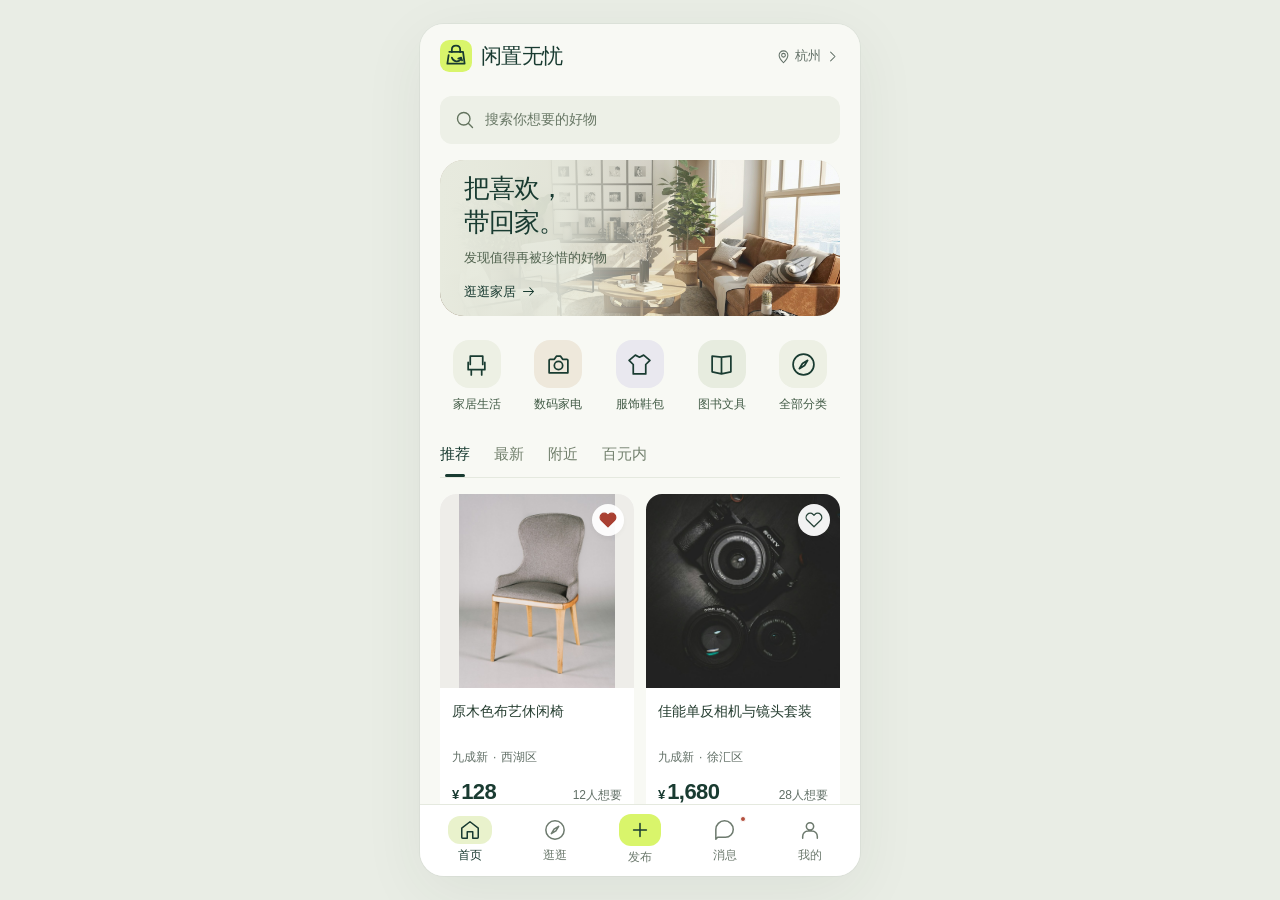
<file: index.html>
<!doctype html>
<html lang="zh-CN"><head><meta charset="utf-8"><meta name="viewport" content="width=device-width,initial-scale=1,viewport-fit=cover"><meta name="theme-color" content="#F8F9F4"><title>闲置无忧</title><link rel="icon" href="assets/logo.svg" type="image/svg+xml"><link rel="stylesheet" href="product.css"><link rel="stylesheet" href="product-extra.css"></head><body><div id="root"></div><script src="icons.js"></script><script src="product-data.js"></script><script src="app.js"></script></body></html>
</file>
<file: product.css>
/* 闲置无忧 — product interface */
:root {
  color-scheme: light;
  --ink: #193b31;
  --body: #34473e;
  --muted: #627067;
  --faint: #879086;
  --lime: #d9f56b;
  --lime-soft: #eff5d8;
  --paper: #f8f9f4;
  --white: #fff;
  --line: #e5e9df;
  --soft: #edf0e8;
  --danger: #a63e32;
  --danger-soft: #fff2ed;
  --radius-sm: 12px;
  --radius: 16px;
  --radius-lg: 24px;
  --space: 20px;
  font-family: "Microsoft YaHei", "PingFang SC", "Noto Sans SC", sans-serif;
  font-size: 15px;
  font-synthesis: none;
  -webkit-font-smoothing: antialiased;
  -moz-osx-font-smoothing: grayscale;
}

* { box-sizing: border-box; }
html, body { width: 100%; min-height: 100%; margin: 0; }
body { color: var(--body); background: #e9ede5; line-height: 1.65; }
button, input, textarea, select { font: inherit; }
button, a, input, textarea, select { -webkit-tap-highlight-color: transparent; }
button { border: 0; padding: 0; color: inherit; background: none; cursor: pointer; }
button:disabled { cursor: default; }
button:focus-visible, a:focus-visible { outline: 3px solid #91a94b; outline-offset: 3px; }
input, textarea, select { min-width: 0; color: var(--ink); }
input::placeholder, textarea::placeholder { color: #7a867b; opacity: 1; }
input[type="search"]::-webkit-search-cancel-button { cursor: pointer; }
input[type="number"] { -moz-appearance: textfield; }
input::-webkit-outer-spin-button, input::-webkit-inner-spin-button { appearance: none; margin: 0; }
img { display: block; max-width: 100%; }
svg { flex-shrink: 0; vertical-align: middle; }
a { color: inherit; text-decoration: none; }
h1, h2, h3, h4, p { margin: 0; }
h1, h2, h3, h4, strong, b { color: var(--ink); }

.app-stage { min-height: 100dvh; padding: 24px; display: flex; align-items: center; justify-content: center; }
.app {
  width: min(100%, 440px);
  height: min(900px, calc(100dvh - 48px));
  min-height: 0;
  display: flex;
  flex-direction: column;
  position: relative;
  isolation: isolate;
  overflow: hidden;
  border-radius: var(--radius-lg);
  background: var(--paper);
  box-shadow: 0 16px 64px #263f3311, 0 0 0 1px #20372b0b;
}
.app-header { flex: 0 0 64px; min-height: 64px; padding: 0 var(--space); display: flex; align-items: center; gap: 8px; background: var(--paper); position: relative; z-index: 2; }
.brand-lockup { display: inline-flex; align-items: center; gap: 9px; color: var(--ink); }
.brand-lockup svg, .brand-lockup img { width: 32px; height: 32px; }
.brand-name { font-size: 21px; line-height: 1.4; letter-spacing: -.7px; font-weight: 700; white-space: nowrap; }
.location-button { display: inline-flex; gap: 4px; align-items: center; justify-content: center; min-height: 44px; margin-left: auto; padding-left: 12px; font-size: 13px; color: var(--muted); white-space: nowrap; }
.location-button svg { width: 15px; height: 15px; }
.icon-button { width: 44px; height: 44px; min-width: 44px; min-height: 44px; display: inline-flex; align-items: center; justify-content: center; border-radius: var(--radius-sm); flex-shrink: 0; color: var(--ink); }
.app-header > .icon-button:first-child { margin-left: -12px; }
.app-header > .icon-button:last-child { margin-right: -10px; }
.icon-button:hover { background: #193b3106; }
.header-title { font-size: 20px; font-weight: 700; line-height: 1.4; letter-spacing: -.5px; flex: 1; min-width: 0; overflow: hidden; text-overflow: ellipsis; white-space: nowrap; }
.header-action { margin-left: auto; min-height: 44px; padding-left: 8px; font-size: 14px; font-weight: 500; color: var(--ink); white-space: nowrap; }
.screen-body { flex: 1 1 auto; min-height: 0; overflow-x: hidden; overflow-y: auto; overscroll-behavior: contain; scrollbar-width: thin; scrollbar-color: #cdd5c6 transparent; }
.screen-body::-webkit-scrollbar { width: 4px; }
.screen-body::-webkit-scrollbar-thumb { background: #cdd5c6; border-radius: 10px; }
.screen-body::-webkit-scrollbar-track { background: transparent; }
.page-pad { padding: 8px var(--space) 24px; }
.row { display: flex; align-items: center; gap: 12px; min-width: 0; }
.between { display: flex; align-items: center; justify-content: space-between; gap: 12px; min-width: 0; }
.muted { color: var(--muted); }
.caption, .small { font-size: 13px; line-height: 1.6; color: var(--muted); }
.caption { display: block; }
.text-button { display: inline-flex; align-items: center; justify-content: center; gap: 4px; min-height: 44px; font-size: 13px; font-weight: 500; color: var(--ink); }
.text-button svg { width: 15px; height: 15px; }
.btn { width: 100%; min-height: 48px; padding: 11px 20px; display: inline-flex; justify-content: center; align-items: center; gap: 8px; flex-shrink: 0; background: var(--lime); color: var(--ink); border: 1px solid transparent; border-radius: var(--radius-sm); font-size: 16px; line-height: 1.5; font-weight: 600; transition: background-color .16s, transform .16s; }
.btn.primary { background: var(--lime); color: var(--ink); }
.btn.secondary { background: var(--white); border-color: #d9e0d2; color: var(--ink); }
.btn.dark { background: var(--ink); color: var(--white); }
.btn.compact { width: auto; min-height: 40px; padding: 8px 16px; font-size: 14px; }
.btn.danger { background: var(--danger-soft); color: var(--danger); }
.btn:disabled { background: #e6eadf; color: #8c9786; border-color: transparent; }
.btn:not(:disabled):active { transform: translateY(1px); }
.btn.primary:not(:disabled):hover { background: #d1ee5b; }
.btn.dark:not(:disabled):hover { background: #264c3e; }
.action-bar, .app-footer { flex-shrink: 0; padding: 12px var(--space) max(16px, env(safe-area-inset-bottom)); background: var(--white); border-top: 1px solid var(--line); display: flex; align-items: center; gap: 12px; position: relative; z-index: 3; }
.action-bar > .btn { flex: 1; min-width: 0; }
.action-bar > .btn.secondary { flex: .9; }
.action-bar .product-price { white-space: nowrap; }
.action-bar .caption { white-space: nowrap; }
.action-bar .icon-button { flex: 0 0 44px; }
.tabbar { height: calc(72px + env(safe-area-inset-bottom)); min-height: calc(72px + env(safe-area-inset-bottom)); flex-shrink: 0; display: grid; grid-template-columns: repeat(5, 1fr); background: var(--white); border-top: 1px solid var(--line); padding: 7px 8px calc(8px + env(safe-area-inset-bottom)); position: relative; z-index: 3; }
.tab { display: flex; flex-direction: column; align-items: center; justify-content: center; gap: 3px; min-width: 0; min-height: 48px; font-size: 12px; line-height: 1.4; font-weight: 500; color: #6d7a6e; position: relative; }
.tab-icon { display: flex; align-items: center; justify-content: center; width: 44px; height: 28px; border-radius: 12px; }
.tab-icon svg { width: 22px; height: 22px; }
.tab.active { color: var(--ink); font-weight: 700; }
.tab.active .tab-icon { background: var(--lime-soft); }
.publish-tab .tab-icon { width: 42px; height: 32px; color: var(--ink); background: var(--lime); border-radius: 12px; }
.publish-tab.active .tab-icon { background: var(--lime); }
.tab .unread-badge { position: absolute; top: 2px; left: calc(50% + 8px); border: 2px solid var(--white); min-width: 9px; width: 9px; height: 9px; padding: 0; }

/* Discovery */
.home-search, .search-input { width: 100%; min-height: 48px; display: flex; align-items: center; gap: 10px; padding: 0 14px; background: #edf0e7; border: 1px solid transparent; border-radius: var(--radius-sm); font-size: 14px; color: #687765; text-align: left; }
.home-search svg, .search-input svg { width: 20px; height: 20px; color: #64745f; }
.search-form { display: flex; gap: 12px; align-items: center; }
.search-form .search-input { flex: 1; min-width: 0; }
.search-input input { width: 100%; min-width: 0; border: 0; outline: 0; background: transparent; font-size: 14px; height: 46px; }
.search-input:focus-within { border-color: #93a77a; background: var(--white); }
.hero-banner { margin-top: 16px; height: 156px; border-radius: var(--radius-lg); background: #e6e9dc; overflow: hidden; position: relative; display: flex; align-items: center; isolation: isolate; text-align: left; width: 100%; }
.hero-photo { width: 100%; height: 100%; object-fit: cover; position: absolute; inset: 0; z-index: -2; }
.hero-banner::after { content: ""; position: absolute; inset: 0; z-index: -1; background: linear-gradient(90deg, #e7eade 0%, #e7eadee8 30%, #e7eade30 66%, transparent 100%); }
.hero-copy { display: block; width: 70%; max-width: 260px; padding: 20px 24px; }
.hero-title { display: block; font-size: 26px; line-height: 1.3; font-weight: 700; letter-spacing: -1px; color: var(--ink); }
.hero-subtitle { display: block; margin-top: 8px; font-size: 13px; line-height: 1.6; color: #51634f; }
.hero-link { display: inline-flex; align-items: center; gap: 5px; margin-top: 12px; font-size: 13px; color: var(--ink); font-weight: 500; }
.hero-link svg { width: 15px; height: 15px; }
.category-grid { display: grid; grid-template-columns: repeat(5, minmax(0, 1fr)); gap: 8px; margin: 24px 0 20px; }
.category-button { display: flex; flex-direction: column; align-items: center; gap: 8px; min-height: 72px; min-width: 0; font-size: 12px; color: #425b46; line-height: 1.4; white-space: nowrap; }
.category-icon { display: grid; place-items: center; width: 48px; height: 48px; border-radius: var(--radius); background: #edf0e4; color: var(--ink); }
.category-icon svg { width: 25px; height: 25px; }
.category-button:nth-child(2) .category-icon { background: #eee8db; }
.category-button:nth-child(3) .category-icon { background: #e9e8ef; }
.category-button:nth-child(4) .category-icon { background: #e7ecdf; }
.section-heading { display: flex; align-items: center; justify-content: space-between; gap: 12px; min-height: 44px; margin: 16px 0 8px; }
.section-heading h2, .section-heading h3 { font-size: 18px; line-height: 1.4; font-weight: 700; letter-spacing: -.4px; }
.section-heading > span { font-size: 13px; color: var(--muted); }
.segmented { display: flex; align-items: center; gap: 24px; overflow-x: auto; scrollbar-width: none; margin: 8px 0 16px; min-height: 44px; border-bottom: 1px solid var(--line); }
.segmented::-webkit-scrollbar, .filter-bar::-webkit-scrollbar { display: none; }
.segmented button { min-height: 44px; position: relative; color: #72806d; font-size: 15px; white-space: nowrap; font-weight: 500; flex-shrink: 0; }
.segmented button.active { color: var(--ink); font-weight: 700; }
.segmented button.active::after { content: ""; position: absolute; height: 3px; width: 20px; border-radius: 4px; background: var(--ink); bottom: 0; left: calc(50% - 10px); }
.filter-bar { display: flex; align-items: center; gap: 8px; overflow-x: auto; scrollbar-width: none; margin: 12px 0 20px; padding: 2px 0; }
.filter-button { min-height: 40px; padding: 8px 14px; flex-shrink: 0; border-radius: 12px; border: 1px solid var(--line); background: var(--white); color: var(--muted); font-size: 13px; display: inline-flex; align-items: center; justify-content: center; gap: 5px; white-space: nowrap; }
.filter-button.active { background: var(--ink); color: var(--white); border-color: var(--ink); }
.filter-button svg { width: 16px; height: 16px; }
.product-grid { display: grid; grid-template-columns: repeat(2, minmax(0, 1fr)); gap: 20px 12px; align-items: stretch; }
.product-card { position: relative; min-width: 0; background: var(--white); border-radius: var(--radius); overflow: hidden; display: flex; flex-direction: column; }
.product-open { width: 100%; text-align: left; display: flex; flex-direction: column; height: 100%; min-width: 0; }
.product-image-wrap { width: 100%; aspect-ratio: 1; overflow: hidden; position: relative; background: #e9ece3; }
.product-image { width: 100%; height: 100%; aspect-ratio: 1; object-fit: cover; transition: transform .3s; }
.product-card:hover .product-image { transform: scale(1.025); }
.favorite-button { width: 44px; height: 44px; position: absolute; top: 4px; right: 4px; z-index: 1; display: grid; place-items: center; color: #284439; }
.favorite-button::before { content: ""; width: 32px; height: 32px; position: absolute; background: #fffffff0; border-radius: 50%; z-index: -1; box-shadow: 0 2px 5px #18291c09; }
.favorite-button svg { width: 18px; height: 18px; }
.favorite-button.is-favorite { color: #a34d3d; }
.favorite-button.is-favorite svg { fill: #a34d3d; }
.product-info { width: 100%; padding: 12px; display: flex; flex-direction: column; flex: 1; }
.product-title { font-size: 14px; line-height: 22px; height: 44px; min-height: 44px; font-weight: 600; color: #253d30; display: -webkit-box; -webkit-line-clamp: 2; -webkit-box-orient: vertical; overflow: hidden; overflow-wrap: anywhere; }
.product-meta { min-height: 22px; margin-top: 4px; font-size: 12px; line-height: 1.6; color: var(--muted); white-space: nowrap; overflow: hidden; text-overflow: ellipsis; }
.product-price { font-size: 22px; line-height: 1.3; font-weight: 700; color: var(--ink); letter-spacing: -.6px; display: inline-block; }
.product-info .product-price { margin-top: 8px; }
.currency { font-size: 13px; letter-spacing: 0; margin-right: 2px; font-weight: 600; }
.seller-line { display: flex; align-items: center; gap: 6px; font-size: 12px; line-height: 20px; color: var(--muted); margin-top: 12px; min-width: 0; }
.seller-line > span:last-child { min-width: 0; overflow: hidden; text-overflow: ellipsis; white-space: nowrap; }
.avatar { width: 32px; height: 32px; border-radius: 50%; background: #e6ebd7; color: #51613f; flex-shrink: 0; display: inline-flex; justify-content: center; align-items: center; font-size: 14px; line-height: 1; font-weight: 600; overflow: hidden; object-fit: cover; }
.avatar img { width: 100%; height: 100%; object-fit: cover; }
.seller-line .avatar { width: 20px; height: 20px; font-size: 12px; }
.avatar.large { width: 64px; height: 64px; font-size: 26px; background: #e5e8d9; }

/* Forms and reusable content */
.card { padding: 16px; background: var(--white); border: 1px solid #e9ede2; border-radius: var(--radius); margin-bottom: 16px; }
.list-group { border-radius: var(--radius); background: var(--white); border: 1px solid #e9ede2; padding: 0 16px; margin-bottom: 16px; overflow: hidden; }
.list-row { display: flex; align-items: center; gap: 12px; width: 100%; min-height: 56px; padding: 12px 0; font-size: 14px; text-align: left; }
.list-row + .list-row { border-top: 1px solid var(--line); }
.list-leading { width: 24px; flex-shrink: 0; color: #6d8167; display: flex; align-items: center; }
.list-leading svg { width: 21px; height: 21px; }
.list-trailing { margin-left: auto; color: var(--muted); font-size: 13px; display: flex; align-items: center; gap: 8px; text-align: right; }
.list-trailing svg { width: 16px; height: 16px; color: #8b9781; }
.divider { height: 1px; background: var(--line); margin: 16px 0; }
.field { margin-bottom: 20px; }
.field-label { display: block; margin-bottom: 8px; font-size: 14px; font-weight: 600; line-height: 1.5; color: var(--ink); }
.input-control { display: block; width: 100%; min-height: 48px; padding: 12px 14px; border: 1px solid #d7ded0; border-radius: var(--radius-sm); background: var(--white); outline: none; font-size: 15px; line-height: 1.5; color: var(--ink); transition: border-color .15s, box-shadow .15s; }
textarea.input-control { min-height: 112px; resize: vertical; }
select.input-control, .form-select { appearance: none; background-repeat: no-repeat; background-position: right 14px center; background-size: 16px; padding-right: 36px; }
.input-control:focus, .input-shell:focus-within { border-color: #6d8960; box-shadow: 0 0 0 3px #d9f56b35; }
.input-control.error, .input-shell.error { border-color: #b45647; background: #fffaf8; }
.input-control:disabled { background: #edf0e8; color: #87937f; }
.input-shell { min-height: 48px; width: 100%; display: flex; align-items: center; border: 1px solid #d7ded0; border-radius: var(--radius-sm); background: var(--white); padding-left: 14px; overflow: hidden; }
.input-shell input { flex: 1; width: 100%; height: 46px; outline: 0; border: 0; background: transparent; padding: 0; font-size: 15px; }
.input-shell .input-control { min-height: 46px; border: 0; box-shadow: none; padding-left: 0; background: transparent; }
.field-help { margin-top: 8px; font-size: 12px; color: var(--muted); line-height: 1.7; }
.field-error { margin-top: 8px; font-size: 13px; color: var(--danger); line-height: 1.6; }
.password-toggle { min-width: 44px; min-height: 46px; display: grid; place-items: center; color: var(--muted); }
.password-toggle svg { width: 20px; height: 20px; }
.code-button { min-height: 46px; padding: 0 14px; font-size: 13px; font-weight: 600; color: var(--ink); white-space: nowrap; }
.code-button:disabled { color: #87927e; font-weight: 400; }
.agreement { display: flex; align-items: flex-start; gap: 8px; margin: 24px 0 20px; font-size: 12px; line-height: 1.8; color: var(--muted); }
.agreement > input { width: 18px; height: 18px; min-width: 18px; margin: 2px 0 0; accent-color: var(--ink); }
.agreement button, .agreement a { font-size: inherit; text-decoration: underline; text-underline-offset: 3px; color: #3f5846; }
.agreement > span { flex: 1; }
.check-control { accent-color: var(--ink); width: 18px; height: 18px; flex-shrink: 0; }
.auth-page { padding: 24px 28px 32px; }
.auth-logo { margin-bottom: 24px; }
.auth-logo svg, .auth-logo img { width: 56px; height: 56px; }
.auth-title { font-size: 30px; font-weight: 700; line-height: 1.35; letter-spacing: -1px; margin-bottom: 12px; }
.auth-subtitle { font-size: 14px; color: var(--muted); line-height: 1.8; margin-bottom: 32px; }
.auth-switch { text-align: center; font-size: 14px; color: var(--muted); margin-top: 24px; }
.auth-switch button { min-height: 44px; font-size: 14px; font-weight: 600; color: var(--ink); }
.auth-page .between { font-size: 13px; }
.auth-page .btn { margin-top: 8px; }
.error-banner { padding: 12px 16px; background: var(--danger-soft); color: var(--danger); border-radius: var(--radius-sm); font-size: 13px; line-height: 1.7; margin-bottom: 20px; }
.inline-notice { background: #eef2e6; border-radius: var(--radius-sm); padding: 12px 14px; display: flex; align-items: flex-start; gap: 8px; font-size: 13px; line-height: 1.7; color: #5d7053; }
.inline-notice svg { margin-top: 2px; width: 18px; height: 18px; }
.safety-note { font-size: 12px; line-height: 1.8; color: var(--muted); margin-top: 20px; }

/* First use */
.onboarding { display: flex; flex-direction: column; min-height: 100%; padding: 8px 28px 28px; }
.onboard-art { flex: 1 1 auto; min-height: 180px; max-height: 340px; display: flex; align-items: center; justify-content: center; margin: 8px 0 20px; }
.onboard-art svg { max-height: min(34dvh, 310px); width: min(100%, 310px); height: auto; }
.onboard-title { font-size: 30px; line-height: 1.4; letter-spacing: -1px; text-align: center; font-weight: 700; margin-bottom: 12px; }
.onboard-text { font-size: 14px; line-height: 1.9; color: var(--muted); text-align: center; }
.onboard-dots { display: flex; gap: 7px; align-items: center; justify-content: center; height: 40px; margin: 16px 0 8px; }
.onboard-dots i { width: 6px; height: 6px; border-radius: 4px; background: #ccd6be; }
.onboard-dots i.active { width: 22px; background: var(--ink); }
.onboard-bottom { flex-shrink: 0; padding-top: 8px; text-align: center; }
.onboard-bottom .text-button { margin-top: 8px; }

/* Product details */
.detail-gallery { position: relative; background: #e9ece3; }
.detail-photo { width: 100%; aspect-ratio: 1.16; object-fit: cover; }
.photo-count { position: absolute; right: 20px; bottom: 16px; padding: 4px 10px; background: #ffffffed; border-radius: 20px; font-size: 12px; color: #4f6653; }
.detail-info { padding: 20px var(--space) 28px; }
.detail-price { font-size: 30px; line-height: 1.25; letter-spacing: -.8px; font-weight: 700; color: var(--ink); }
.detail-price .currency { font-size: 16px; }
.detail-price del { font-size: 13px; color: #87907f; margin-left: 12px; font-weight: 400; letter-spacing: 0; }
.detail-title { font-size: 21px; line-height: 1.6; margin: 12px 0 8px; font-weight: 700; letter-spacing: -.4px; }
.detail-summary { font-size: 13px; color: var(--muted); display: flex; justify-content: space-between; align-items: center; gap: 8px; flex-wrap: wrap; }
.seller-block { width: 100%; display: flex; align-items: center; gap: 12px; padding: 20px 0; text-align: left; border-top: 1px solid var(--line); border-bottom: 1px solid var(--line); margin-top: 20px; }
.seller-block .avatar { width: 42px; height: 42px; font-size: 18px; }
.seller-block > div { min-width: 0; flex: 1; }
.seller-block strong { display: block; font-size: 15px; font-weight: 600; line-height: 1.6; }
.seller-block .caption { margin-top: 3px; }
.seller-block > svg { width: 18px; height: 18px; color: #8d9881; }
.detail-description { font-size: 15px; line-height: 1.9; color: #445a47; margin-top: 20px; white-space: pre-line; overflow-wrap: anywhere; }
.attribute-grid { display: grid; grid-template-columns: repeat(3, minmax(0, 1fr)); background: var(--white); border-radius: var(--radius); padding: 16px 8px; margin: 20px 0; border: 1px solid var(--line); }
.attribute { text-align: center; font-size: 14px; color: var(--ink); padding: 0 6px; }
.attribute + .attribute { border-left: 1px solid var(--line); }
.attribute span, .attribute small { display: block; color: var(--muted); font-size: 12px; margin-bottom: 6px; }

/* Messages */
.notification-shortcuts { display: grid; grid-template-columns: repeat(3, 1fr); padding: 16px 8px 20px; background: var(--white); border: 1px solid var(--line); border-radius: var(--radius); margin-bottom: 24px; }
.notification-shortcuts button { display: flex; flex-direction: column; gap: 9px; align-items: center; justify-content: center; font-size: 13px; min-height: 76px; }
.notification-shortcuts svg { padding: 12px; width: 48px; height: 48px; background: #eef2e3; border-radius: var(--radius); }
.message-list { width: 100%; }
.conversation-row { width: 100%; display: flex; align-items: center; gap: 12px; padding: 18px 0; text-align: left; border-bottom: 1px solid var(--line); }
.conversation-row .avatar { width: 48px; height: 48px; font-size: 20px; }
.conversation-main { min-width: 0; flex: 1; }
.conversation-name { font-size: 15px; color: var(--ink); line-height: 1.5; font-weight: 600; margin-bottom: 6px; }
.conversation-preview { font-size: 13px; line-height: 1.6; color: var(--muted); overflow: hidden; white-space: nowrap; text-overflow: ellipsis; }
.message-time { font-size: 12px; color: #718068; white-space: nowrap; }
.unread-badge { display: inline-flex; align-items: center; justify-content: center; min-width: 18px; height: 18px; border-radius: 12px; padding: 0 5px; font-size: 12px; line-height: 1; color: var(--white); background: #b15440; }
.conversation-row .order-image { width: 44px; height: 44px; border-radius: 10px; }
.chat-product { display: flex; align-items: center; gap: 12px; padding: 12px var(--space); border-bottom: 1px solid var(--line); background: var(--white); }
.chat-product > img { width: 52px; height: 52px; object-fit: cover; border-radius: var(--radius-sm); }
.chat-product > div { flex: 1; min-width: 0; }
.chat-product strong { font-size: 14px; line-height: 1.5; display: block; white-space: nowrap; text-overflow: ellipsis; overflow: hidden; }
.chat-product .product-price { font-size: 18px; margin-top: 4px; }
.chat-product .btn { flex-shrink: 0; }
.chat-list { padding: 16px var(--space) 24px; }
.chat-date { text-align: center; font-size: 12px; color: #75816b; margin: 8px 0 24px; }
.chat-message { display: flex; align-items: flex-start; gap: 8px; margin-bottom: 20px; }
.chat-message .avatar { width: 32px; height: 32px; font-size: 14px; margin-top: 2px; }
.chat-message.me { flex-direction: row-reverse; }
.chat-bubble { max-width: calc(100% - 48px); padding: 12px 14px; background: var(--white); color: var(--ink); border: 1px solid #e9ede2; border-radius: 4px 16px 16px; font-size: 14px; line-height: 1.8; white-space: pre-wrap; overflow-wrap: anywhere; }
.chat-message.me .chat-bubble { border-color: #e0eabf; background: #e8f1c6; border-radius: 16px 4px 16px 16px; }
.chat-inputbar { flex-shrink: 0; background: var(--white); padding: 12px 12px max(16px, env(safe-area-inset-bottom)); border-top: 1px solid var(--line); display: flex; align-items: center; gap: 4px; }
.chat-field { min-width: 0; flex: 1; min-height: 44px; border: 1px solid #e1e6d9; border-radius: var(--radius-sm); background: var(--paper); outline: 0; padding: 10px 12px; font-size: 14px; }
.chat-field:focus { border-color: #91a779; }
.chat-inputbar .icon-button { flex: 0 0 44px; }

/* Account and orders */
.profile-head { padding: 20px var(--space) 24px; background: linear-gradient(135deg, #edf1df, #f3f5e9); border-radius: 0 0 24px 24px; margin-bottom: 8px; }
.profile-main { display: flex; gap: 16px; align-items: center; }
.profile-main > div { min-width: 0; flex: 1; }
.profile-main h1, .profile-main h2 { font-size: 24px; line-height: 1.4; font-weight: 700; margin: 0 0 6px; letter-spacing: -.7px; }
.profile-main .caption { font-size: 13px; }
.profile-stats { display: grid; grid-template-columns: repeat(3, 1fr); gap: 12px; margin-top: 24px; }
.profile-stat { min-height: 52px; text-align: center; }
.profile-stat b, .profile-stat strong { display: block; font-size: 24px; line-height: 1.3; font-weight: 700; margin-bottom: 6px; }
.profile-stat span { font-size: 13px; color: #62745b; }
.orders-shortcuts { display: grid; grid-template-columns: repeat(3, 1fr); background: var(--white); border: 1px solid var(--line); border-radius: var(--radius); padding: 16px 8px; margin-bottom: 20px; }
.orders-shortcuts button { display: flex; flex-direction: column; align-items: center; gap: 10px; justify-content: center; font-size: 13px; min-height: 68px; }
.orders-shortcuts svg { width: 25px; height: 25px; }
.order-card { border: 1px solid var(--line); border-radius: var(--radius); background: var(--white); padding: 16px; margin-bottom: 16px; }
.order-status { font-size: 13px; font-weight: 600; color: #6c7846; white-space: nowrap; }
.order-card > .between:first-child { margin-bottom: 16px; font-size: 14px; }
.order-product { width: 100%; display: flex; align-items: flex-start; text-align: left; gap: 12px; }
.order-product > div { min-width: 0; flex: 1; }
.order-image { width: 76px; height: 76px; border-radius: var(--radius-sm); object-fit: cover; flex-shrink: 0; background: var(--soft); }
.order-title { font-size: 14px; font-weight: 600; color: var(--ink); line-height: 1.6; display: -webkit-box; -webkit-line-clamp: 2; -webkit-box-orient: vertical; overflow: hidden; margin-bottom: 4px; }
.order-product .product-price { margin-top: 8px; font-size: 20px; }
.order-footer { display: flex; gap: 8px; align-items: center; justify-content: flex-end; padding-top: 16px; margin-top: 16px; border-top: 1px solid var(--line); }
.order-footer .btn { width: auto; }
.summary-row { display: flex; justify-content: space-between; align-items: flex-start; gap: 16px; padding: 8px 0; font-size: 14px; line-height: 1.7; }
.summary-row > :first-child { flex-shrink: 0; color: var(--muted); }
.summary-row > :last-child { text-align: right; }
.summary-row .product-price { font-size: 22px; }
.receipt-state { padding: 8px 0 24px; }
.receipt-state h1, .receipt-state h2 { font-size: 26px; font-weight: 700; letter-spacing: -.8px; line-height: 1.5; margin: 4px 0 10px; }
.receipt-state p { color: var(--muted); font-size: 14px; line-height: 1.8; }
.success-page { padding: 24px var(--space) 32px; text-align: center; }
.success-icon { width: 80px; height: 80px; border-radius: 24px; margin: 12px auto 24px; display: grid; place-items: center; background: var(--lime); color: var(--ink); }
.success-icon svg { width: 38px; height: 38px; }
.success-title { font-size: 26px; line-height: 1.4; letter-spacing: -.7px; font-weight: 700; margin-bottom: 12px; }
.success-description { font-size: 14px; color: var(--muted); line-height: 1.8; margin: 0 auto 28px; max-width: 300px; }
.success-page .order-card, .success-page .card { text-align: left; margin: 0 0 24px; }
.success-page .btn + .btn { margin-top: 12px; }
.success-page > .text-button { margin-top: 12px; }
.address-card { background: var(--white); border: 1px solid var(--line); border-radius: var(--radius); padding: 20px 16px; margin-bottom: 16px; }
.address-name { font-size: 15px; font-weight: 600; color: var(--ink); margin-bottom: 8px; }
.address-detail { font-size: 14px; color: var(--muted); line-height: 1.8; }
.address-card .between:last-child { margin-top: 12px; }
.setting-version { font-size: 13px; color: var(--muted); }
.settings-logout { margin-top: 32px; }
.switch { width: 44px; height: 28px; border-radius: 16px; background: var(--ink); display: flex; align-items: center; justify-content: flex-end; padding: 3px; flex-shrink: 0; position: relative; }
.switch::before { content: ""; position: absolute; width: 48px; height: 44px; left: -2px; top: -8px; }
.switch::after { content: ""; width: 22px; height: 22px; border-radius: 50%; background: var(--lime); box-shadow: 0 1px 3px #0001; }
.switch.off { background: #d2d9ca; justify-content: flex-start; }
.switch.off::after { background: var(--white); }

/* Publish */
.publish-form { padding: 8px var(--space) 24px; }
.upload-grid { display: grid; grid-template-columns: repeat(3, minmax(0, 1fr)); gap: 12px; margin-bottom: 24px; }
.upload-tile { width: 100%; aspect-ratio: 1; border-radius: var(--radius); background: #edf1e3; border: 1px dashed #b6c4a5; display: flex; flex-direction: column; align-items: center; justify-content: center; gap: 8px; color: #566d4a; font-size: 13px; overflow: hidden; position: relative; }
.upload-tile svg { width: 27px; height: 27px; }
.upload-photo { width: 100%; aspect-ratio: 1; object-fit: cover; border-radius: var(--radius); }
.upload-tile img { width: 100%; height: 100%; object-fit: cover; }
.publish-title-input { width: 100%; border: 0; padding: 0 0 16px; outline: 0; color: var(--ink); background: transparent; font-size: 20px; line-height: 1.5; font-weight: 600; }
.publish-title-input::placeholder { color: #687761; }
.publish-description { width: 100%; min-height: 136px; outline: 0; border: 0; padding: 0; resize: vertical; background: transparent; color: #445d46; font-size: 15px; line-height: 1.9; }
.publish-description::placeholder { color: #74816b; }
.publish-properties { padding-top: 20px; margin-top: 16px; border-top: 1px solid var(--line); }
.publish-properties .list-group { margin: 0; }
.form-select { width: 100%; min-height: 48px; border: 1px solid #d7ded0; border-radius: var(--radius-sm); background-color: var(--white); font-size: 15px; color: var(--ink); outline: none; padding: 10px 14px; }
.form-select:focus { border-color: #6d8960; }
.price-input { width: 100%; min-height: 56px; background: transparent; border: 0; border-bottom: 1px solid var(--line); outline: 0; padding: 8px 0 16px; font-size: 32px; line-height: 1.4; font-weight: 600; color: var(--ink); }

/* Community */
.topic-banner { display: block; width: 100%; background: #e8ecdf; border-radius: var(--radius-lg); min-height: 144px; padding: 24px; text-align: left; overflow: hidden; position: relative; margin-bottom: 24px; }
.topic-banner img { position: absolute; inset: 0; width: 100%; height: 100%; object-fit: cover; z-index: 0; }
.topic-title { position: relative; z-index: 1; max-width: 260px; color: var(--ink); font-size: 25px; line-height: 1.4; font-weight: 700; letter-spacing: -.7px; }
.topic-copy { position: relative; z-index: 1; font-size: 13px; color: #5f7057; margin-top: 10px; }
.post-card { background: var(--white); border: 1px solid var(--line); border-radius: var(--radius); overflow: hidden; margin-bottom: 20px; }
.post-author { display: flex; align-items: center; gap: 10px; padding: 16px; }
.post-author > div { flex: 1; min-width: 0; }
.post-author strong { font-size: 14px; font-weight: 600; line-height: 1.6; }
.post-author .caption { font-size: 12px; margin-top: 2px; }
.post-cover { width: 100%; aspect-ratio: 1.45; object-fit: cover; }
.post-card > button { width: 100%; display: block; text-align: left; }
.post-title { font-size: 18px; line-height: 1.6; font-weight: 600; color: var(--ink); letter-spacing: -.3px; padding: 16px 16px 0; }
.post-excerpt { padding: 8px 16px 0; font-size: 14px; line-height: 1.8; color: var(--muted); }
.post-actions { display: flex; justify-content: flex-end; align-items: center; gap: 20px; min-height: 52px; padding: 8px 16px 12px; }
.post-actions button { display: flex; align-items: center; gap: 6px; min-height: 40px; color: var(--muted); font-size: 13px; }
.post-actions svg { width: 18px; height: 18px; }
.post-actions .active { color: #a34d3d; }

/* Overlays and states */
.sheet-backdrop { position: absolute; inset: 0; z-index: 10; background: #102b2555; display: flex; flex-direction: column; justify-content: flex-end; backdrop-filter: blur(2px); }
.sheet { max-height: min(90%, 760px); min-height: 0; overflow-y: auto; width: 100%; background: var(--paper); padding: 12px var(--space) max(24px, env(safe-area-inset-bottom)); border-radius: 24px 24px 0 0; box-shadow: 0 -8px 40px #193b3114; }
.sheet-handle { width: 36px; height: 4px; border-radius: 4px; background: #cad4bf; margin: 0 auto 20px; }
.sheet-title { font-size: 20px; color: var(--ink); font-weight: 600; line-height: 1.5; margin-bottom: 20px; }
.sheet > .between:first-of-type { margin-bottom: 16px; }
.sheet > .between .sheet-title { margin-bottom: 0; }
.sheet .field { margin-bottom: 24px; }
.sheet p { color: var(--muted); font-size: 14px; line-height: 1.8; }
.choice-grid { display: grid; grid-template-columns: repeat(2, minmax(0, 1fr)); gap: 12px; margin: 12px 0 24px; }
.choice-button { min-height: 48px; padding: 12px; border: 1px solid #dce3d3; border-radius: var(--radius-sm); background: var(--white); font-size: 14px; color: #5b6b54; }
.choice-button.selected { border-color: #76924d; background: #eff5d7; color: var(--ink); font-weight: 600; }
.sheet-actions { display: flex; gap: 12px; padding-top: 12px; }
.sheet-actions > .btn { flex: 1; }
.toast { position: absolute; left: 50%; bottom: 96px; transform: translateX(-50%); max-width: calc(100% - 40px); width: max-content; background: #193b31f5; color: var(--white); border-radius: var(--radius-sm); padding: 12px 16px; font-size: 13px; line-height: 1.7; z-index: 20; box-shadow: 0 4px 24px #17352818; pointer-events: none; text-align: center; }
.empty-state { min-height: 300px; padding: 48px 20px; display: flex; flex-direction: column; justify-content: center; align-items: center; text-align: center; }
.empty-icon { width: 80px; height: 80px; display: grid; place-items: center; border-radius: 24px; background: #edf1e3; color: #657b55; margin-bottom: 24px; }
.empty-icon svg { width: 36px; height: 36px; }
.empty-title { font-size: 20px; color: var(--ink); line-height: 1.5; font-weight: 600; margin-bottom: 8px; }
.empty-copy { font-size: 14px; color: var(--muted); line-height: 1.9; max-width: 260px; }
.empty-state .btn { margin-top: 24px; width: auto; min-width: 150px; }
.loading-spinner { width: 18px; height: 18px; border: 2px solid currentColor; border-right-color: transparent; border-radius: 50%; display: inline-block; animation: spin .75s linear infinite; }
@keyframes spin { to { transform: rotate(360deg); } }
.skeleton { background: linear-gradient(90deg, #e9ede1, #f2f5eb, #e9ede1); background-size: 200% 100%; border-radius: 12px; animation: shimmer 1.5s ease-in-out infinite; }
@keyframes shimmer { to { background-position: -200% 0; } }

.nav-back { display: inline-flex; align-items: center; justify-content: center; flex: 0 0 44px; width: 44px; min-height: 44px; margin-left: -12px; color: var(--ink); border-radius: var(--radius-sm); }
.nav-back svg { width: 23px; height: 23px; }
.top-tabs { display: flex; align-items: center; gap: 24px; min-height: 44px; overflow-x: auto; scrollbar-width: none; margin-bottom: 16px; border-bottom: 1px solid var(--line); }
.top-tabs::-webkit-scrollbar { display: none; }
.segmented-button { min-height: 44px; position: relative; color: #72806d; font-size: 15px; white-space: nowrap; font-weight: 500; flex-shrink: 0; }
.segmented-button.active { color: var(--ink); font-weight: 700; }
.segmented-button.active::after { content: ""; position: absolute; height: 3px; width: 20px; border-radius: 4px; background: var(--ink); bottom: 0; left: calc(50% - 10px); }
.page-heading { margin: 8px 0 20px; }
.page-heading h1, .page-heading h2, .screen-title { color: var(--ink); font-size: 24px; line-height: 1.5; font-weight: 700; letter-spacing: -.6px; }
.page-heading p { font-size: 14px; color: var(--muted); line-height: 1.8; margin-top: 8px; }
.inline-price { display: inline-flex; align-items: baseline; font-size: 22px; font-weight: 700; line-height: 1.3; color: var(--ink); letter-spacing: -.5px; white-space: nowrap; }
.inline-price small { font-size: 13px; margin-right: 2px; }
.count-text, .result-count { font-size: 13px; color: var(--muted); line-height: 1.7; }
.result-count { display: block; margin: 0 0 16px; }
.form-error { color: var(--danger); font-size: 13px; line-height: 1.7; margin: 8px 0 16px; }
.text-input, .textarea-input { display: block; width: 100%; min-height: 48px; padding: 12px 14px; border: 1px solid #d7ded0; border-radius: var(--radius-sm); background: var(--white); outline: none; font-size: 15px; line-height: 1.5; color: var(--ink); }
.textarea-input { min-height: 112px; resize: vertical; line-height: 1.8; }
.text-input:focus, .textarea-input:focus { border-color: #6d8960; box-shadow: 0 0 0 3px #d9f56b35; }
.input-shell .text-input { flex: 1; border: 0; box-shadow: none; background: transparent; padding-left: 0; }
.text-input.error, .textarea-input.error { border-color: #b45647; background: #fffaf8; }
.help-details { background: var(--white); border: 1px solid var(--line); border-radius: var(--radius); margin-bottom: 12px; overflow: hidden; }
.help-details summary { padding: 16px; font-size: 14px; font-weight: 500; color: var(--ink); cursor: pointer; }
.help-details p { font-size: 14px; color: var(--muted); line-height: 1.9; padding: 0 16px 16px; }
.post-detail-cover { width: 100%; aspect-ratio: 1.1; object-fit: cover; background: var(--soft); }
.post-body { padding: 20px var(--space) 28px; }
.post-body h1 { font-size: 24px; line-height: 1.6; color: var(--ink); font-weight: 700; margin-bottom: 16px; letter-spacing: -.5px; }
.post-body p { font-size: 15px; line-height: 1.95; color: #4c604a; margin-bottom: 16px; }
.post-body .post-title { padding: 0; }
.feature-list { margin: 24px 0; display: flex; flex-direction: column; gap: 16px; }
.feature-list > div { display: flex; align-items: flex-start; gap: 12px; font-size: 14px; color: var(--muted); line-height: 1.8; }
.feature-list svg { width: 22px; height: 22px; color: #688356; margin-top: 2px; }
.onboard-photo { display: block; max-width: 100%; width: 100%; height: 100%; min-height: 0; max-height: 340px; object-fit: cover; border-radius: 24px; }
.onboard-logo { margin: 8px auto 20px; display: block; width: 48px; height: 48px; }
.onboard-logo svg { width: 100%; height: 100%; }
.photo-strip { display: flex; overflow-x: auto; gap: 8px; margin-top: 12px; scrollbar-width: none; }
.photo-strip > img, .photo-strip > button { width: 64px; height: 64px; flex: 0 0 64px; border-radius: 12px; object-fit: cover; overflow: hidden; }
.photo-strip > button img { width: 100%; height: 100%; object-fit: cover; }
.upload-remove { position: absolute; top: 2px; right: 2px; width: 32px; height: 32px; display: grid; place-items: center; color: var(--white); background: #193b31b3; border-radius: 50%; }
.upload-remove::before { content: ""; position: absolute; inset: -6px; }
.upload-remove svg { width: 16px; height: 16px; }
.order-filter { display: flex; gap: 20px; align-items: center; overflow-x: auto; min-height: 44px; border-bottom: 1px solid var(--line); margin-bottom: 20px; scrollbar-width: none; }
.order-filter > button { min-height: 44px; font-size: 14px; color: var(--muted); flex-shrink: 0; position: relative; }
.order-filter > button.active { color: var(--ink); font-weight: 700; }
.order-filter > button.active::after { content: ""; height: 3px; width: 20px; background: var(--ink); border-radius: 4px; position: absolute; bottom: 0; left: calc(50% - 10px); }
.payment-total { text-align: center; padding: 24px 0 32px; }
.payment-total > span, .payment-total > p { display: block; font-size: 14px; color: var(--muted); }
.payment-total strong { display: block; font-size: 40px; line-height: 1.3; letter-spacing: -1px; color: var(--ink); margin: 12px 0; }
.payment-choice { display: flex; align-items: center; justify-content: space-between; gap: 12px; min-height: 68px; padding: 16px; background: var(--white); border: 1px solid #9bb57b; border-radius: var(--radius); font-size: 15px; }
.payment-choice svg { color: #6e884c; }
.shelf-list { display: flex; flex-direction: column; gap: 16px; }
.shelf-card { border-radius: var(--radius); background: var(--white); border: 1px solid var(--line); padding: 16px; }
.shelf-card .order-product { align-items: center; }
.shelf-actions { display: flex; align-items: center; justify-content: flex-end; gap: 8px; margin-top: 16px; padding-top: 12px; border-top: 1px solid var(--line); }
.shelf-actions > button { font-size: 13px; min-height: 40px; padding: 8px 12px; border: 1px solid #dbe3d0; border-radius: var(--radius-sm); background: var(--white); }
.history-group { margin-bottom: 24px; }
.history-group > h2, .history-group > h3 { font-size: 15px; line-height: 1.6; color: var(--muted); font-weight: 500; margin: 0 0 12px; }
.filters-fields { margin-top: 12px; }
.price-range-fields { display: flex; align-items: center; gap: 12px; margin-top: 12px; }
.price-range-fields > input { width: 100%; min-width: 0; min-height: 48px; padding: 12px; border: 1px solid #d7ded0; border-radius: var(--radius-sm); background: var(--white); font-size: 15px; outline: 0; text-align: center; }
.price-range-fields > input:focus { border-color: #6d8960; }
.price-range-fields > span { flex-shrink: 0; font-size: 13px; color: var(--muted); }
.site-note { margin: 24px auto 0; font-size: 12px; line-height: 1.8; color: #74806e; max-width: 440px; text-align: center; }

/* Optional review sheet, deliberately separate from the product entry. */
.review-grid { display: grid; grid-template-columns: repeat(auto-fit, minmax(280px, 440px)); gap: 32px; padding: 32px; justify-content: center; align-items: start; }
.review-frame { min-width: 0; }
.review-name { font-size: 15px; color: var(--ink); font-weight: 600; margin-bottom: 12px; }
.review-frame .app { width: 100%; height: 844px; }
.export-mode .app-stage { padding: 0; min-height: 0; }
.export-mode .app { width: 390px; height: 844px; min-height: 844px; border-radius: 0; box-shadow: none; }

@media (max-width: 600px) {
  body { background: var(--paper); }
  .app-stage { min-height: 100dvh; padding: 0; align-items: stretch; }
  .app { width: 100%; max-width: 100%; height: 100dvh; border-radius: 0; box-shadow: none; }
  .screen-body { scrollbar-width: none; }
  .screen-body::-webkit-scrollbar { display: none; }
  .review-grid { padding: 20px 16px; grid-template-columns: minmax(0, 440px); }
  .review-frame .app { height: 844px; border-radius: 20px; box-shadow: 0 0 0 1px var(--line); }
}
@media (max-width: 380px) {
  :root { --space: 16px; }
  .product-grid { gap: 16px 10px; }
  .product-info { padding: 12px 10px; }
  .hero-banner { height: 152px; }
  .hero-copy { padding: 20px; width: 73%; }
  .hero-title { font-size: 24px; }
  .hero-subtitle { font-size: 12px; }
  .category-grid { gap: 4px; }
  .category-icon { width: 44px; height: 44px; }
  .category-button { font-size: 12px; }
  .segmented { gap: 20px; }
  .filter-button { padding-left: 12px; padding-right: 12px; }
  .auth-page { padding-left: 24px; padding-right: 24px; }
  .auth-title { font-size: 28px; }
  .onboarding { padding-left: 24px; padding-right: 24px; }
  .onboard-title { font-size: 28px; }
  .detail-summary { font-size: 12px; }
  .profile-main h1, .profile-main h2 { font-size: 22px; }
}
@media (max-height: 720px) and (min-width: 601px) {
  .app-stage { padding-top: 12px; padding-bottom: 12px; }
  .app { height: calc(100dvh - 24px); }
}
@media (max-height: 700px) {
  .onboard-art { max-height: 230px; min-height: 160px; margin-bottom: 12px; }
  .onboard-art svg { max-height: 220px; }
  .onboard-title { font-size: 26px; }
  .onboard-dots { margin-top: 8px; }
  .auth-page { padding-top: 16px; }
  .auth-logo { margin-bottom: 16px; }
  .auth-subtitle { margin-bottom: 24px; }
}
@media (prefers-reduced-motion: reduce) {
  *, *::before, *::after { animation-duration: .01ms !important; animation-iteration-count: 1 !important; transition-duration: .01ms !important; scroll-behavior: auto !important; }
}
</file>
<file: product-extra.css>
/* Layout details shared by the actual product screens. */
.header-spacer{width:44px;flex-shrink:0}.grow{flex:1}.nav-dot{position:absolute;right:1px;top:0;width:6px;height:6px;background:#B34F3D;border-radius:50%;border:1px solid white}.tab-icon{position:relative}.is-favorite{color:#A94032}.favorite-button.is-favorite svg{fill:#A94032;stroke:#A94032}.product-price-row{gap:4px}.count-text{font-size:12px;white-space:nowrap}.search-terms{display:flex;gap:8px;flex-wrap:wrap}.search-term{min-height:40px;padding:8px 16px;border-radius:12px;background:#EAEFE4;font-size:14px}.popular-searches{display:grid;grid-template-columns:1fr 1fr;gap:8px 20px}.popular-search{display:flex;gap:16px;min-height:48px;align-items:center;text-align:left;font-size:15px}.category-list{display:flex;flex-direction:column}.category-list>.list-row{min-height:88px;gap:16px}.category-list .list-trailing{margin-left:auto}.product-meta span{margin:0 5px}.post-open,.order-open{display:block;width:100%;text-align:left}.post-card-body{padding:16px}.post-author{display:flex;align-items:center;gap:10px;font-size:14px}.related-product{display:block;width:100%;text-align:left}.seller-block-main{display:flex;flex-direction:column;gap:4px;flex:1;text-align:left}.notice-card{display:block;text-align:left;width:100%}.notice-card h2{font-size:17px;line-height:1.5;margin:16px 0 8px}.notice-card p{font-size:14px;color:var(--text-secondary,#59685F);line-height:1.7}.notification-shortcut{display:flex;gap:12px;align-items:center;text-align:left;min-height:64px;font-size:14px}.notification-shortcut>span:first-child{display:grid;place-items:center;width:40px;height:40px;background:#EBF0DD;border-radius:12px}.notification-shortcut>strong{flex:1}.notification-shortcut>svg{color:#788276}.conversation-product{position:relative;margin-left:8px}.conversation-product>img{width:42px;height:48px;object-fit:cover;border-radius:8px}.unread-badge{position:absolute;top:-6px;right:-6px}.chat-product-main{display:flex;flex-direction:column;gap:5px;flex:1;min-width:0;text-align:left}.chat-product-main strong{font-size:14px;overflow:hidden;text-overflow:ellipsis;white-space:nowrap}.chat-product .btn{width:auto;pointer-events:none;flex-shrink:0}.chat-message .avatar{width:34px;height:34px}.chat-message.me{flex-direction:row-reverse}.chat-message.me .chat-bubble{background:#E5F1C0}.chat-message .chat-bubble{max-width:calc(100% - 60px)}.send-button{background:#193B31!important;color:#D9F56B!important;border-radius:12px!important;flex-shrink:0}.footer-total{display:flex;align-items:baseline;gap:8px;white-space:nowrap;min-width:120px}.footer-total strong{font-size:24px;letter-spacing:-.5px}.footer-total+.btn{flex:1}.address-select{flex-wrap:wrap}.address-inline{width:100%;font-size:13px;color:#59685F;padding-left:34px}.order-product-main{min-width:0;flex:1}.order-open .order-product{margin:20px 0}.order-footer{border-top:1px solid #E5E9DF;padding-top:16px}.profile-main-button{display:flex;width:100%;gap:14px;align-items:center;text-align:left}.profile-main-button>.profile-main{flex:1;min-width:0}.profile-main-button>.profile-main>strong{font-size:23px;font-weight:650}.profile-main-button>.profile-main>span{line-height:1.6;display:-webkit-box;-webkit-line-clamp:2;-webkit-box-orient:vertical;overflow:hidden}.order-shortcut{display:flex;flex-direction:column;align-items:center;gap:12px;min-height:80px;justify-content:center;font-size:13px;flex:1}.profile-edit-avatar{display:flex;justify-content:center;margin:20px 0 32px}.shelf-actions{display:flex;align-items:center;gap:14px;justify-content:flex-end;border-top:1px solid #E5E9DF;padding-top:16px}.shelf-actions>.muted{margin-right:auto}.seller-profile{padding-bottom:8px}.seller-profile>.row{margin-top:8px}.address-open{display:block;width:100%;text-align:left}.current-city{display:flex;align-items:center;gap:12px}.comment-row{display:flex;gap:12px;padding:16px 0;border-bottom:1px solid #E5E9DF}.comment-row strong{font-size:13px}.comment-row p{font-size:14px;line-height:1.7;margin:6px 0}.legal-page h2{font-size:23px;line-height:1.5;margin:16px 0 24px}.legal-page h3{font-size:17px;margin:28px 0 12px}.legal-page p{font-size:15px;line-height:1.9;color:#59685F}.about-page{text-align:center;padding-top:48px!important}.about-page h2{font-size:27px;margin:20px 0 8px}.about-page p{font-size:15px;line-height:1.8;margin:0 0 28px}.about-page .text-button{display:inline-flex;margin:16px 8px}.help-details{padding:20px 0;border-bottom:1px solid #E5E9DF}.help-details summary{list-style:none;display:flex;justify-content:space-between;align-items:center;font-size:15px;cursor:pointer}.help-details summary::-webkit-details-marker{display:none}.help-details p{font-size:14px;line-height:1.8;color:#59685F;margin:16px 0 0}.help-details[open] summary>svg{transform:rotate(90deg)}.upload-tile{cursor:pointer}.upload-remove{min-height:32px;min-width:32px;background:#193B31dd;color:white;border-radius:50%;display:grid;place-items:center;position:absolute;top:4px;right:4px}.upload-photo{position:relative}.form-error:empty,.field-error:empty{display:none}.auth-switch{text-align:center}.auth-switch.row{margin:20px 0 36px}.agreement .text-button{min-height:28px;font-size:12px;display:inline;padding:0 3px}.onboard-art{position:relative;overflow:hidden;border-radius:28px}.onboard-photo{width:100%;height:100%;object-fit:cover}.onboard-logo{position:absolute;left:20px;bottom:20px;filter:drop-shadow(0 6px 12px #193B311a)}.quick-messages .list-row{line-height:1.7;text-align:left}.sheet .input-control{min-width:0}.choice-button.selected{font-weight:600}.receipt-state h2{font-size:28px;margin:8px 0 10px}.receipt-state p{font-size:14px;color:#59685F;line-height:1.8;margin:0 0 28px}.product-card button:focus-visible,.text-button:focus-visible,.list-row:focus-visible{outline:2px solid #54743C;outline-offset:3px}.review-mode{background:#E9EDE4;overflow:auto}.review-grid{display:flex;flex-wrap:wrap;align-items:flex-start;gap:28px;padding:32px;width:max-content;max-width:none}.review-frame .app{position:relative;width:390px;height:844px;min-height:844px;max-height:none;border:1px solid #d8dfd0;border-radius:24px}.review-name{font-size:16px;font-weight:600;margin:0 0 16px;color:#193B31}.review-frame{width:390px}.review-frame .app .screen-body{scrollbar-width:none}@media(max-width:380px){.count-text{font-size:11px}.footer-total{min-width:110px}.footer-total strong{font-size:22px}.profile-main-button>.profile-main>strong{font-size:21px}}@media(max-height:720px){.onboarding .onboard-art{height:clamp(180px,33dvh,270px)}.onboard-title{font-size:26px}.onboard-bottom{padding-top:16px}.auth-page .auth-logo{margin-top:8px}.auth-page .auth-title{margin-top:20px}}@media(prefers-reduced-motion:reduce){*{scroll-behavior:auto!important;animation-duration:.01ms!important}}

/* A single fixed action region, with no nested spacing. */
.app-footer{padding:0;border:0;display:block}.app-footer>.action-bar{width:100%}.app-footer>.chat-inputbar{width:100%}.home-header{justify-content:space-between}.page-heading{font-size:18px;line-height:1.5}.post-body{padding:0;font-size:15px;line-height:1.9;color:#4C6055}.topic-banner{border-radius:0;margin:0}.topic-banner:after{content:"";position:absolute;inset:0;background:linear-gradient(90deg,#e8ecdfef,#e8ecdf80 65%,#e8ecdf22);z-index:0}.topic-banner>div{position:relative;z-index:1}.result-count{display:flex;align-items:center;justify-content:space-between}.input-shell .price-input{font-size:20px;min-height:46px;border:0;padding:0}.count-text{color:#627067}.btn.compact{min-height:44px}.safety-note svg{flex-shrink:0}.product-grid>.empty-state{grid-column:1/-1}.hero-subtitle{white-space:nowrap}.profile-head{margin-top:4px}.payment-total{padding-top:44px}.upload-tile{min-width:0}.help-details{padding:0}.help-details summary{font-size:15px}.help-details p{padding:0 16px 16px}.filter-bar .filter-button{min-height:44px}.app-header>.text-button{flex-shrink:0}.tab.active .tab-icon{background:#E9F2CC}.product-price-row{align-items:baseline}.product-info .product-price{margin-top:8px}.profile-main>span{font-size:13px}.address-name{font-size:16px}.address-name span{font-size:14px}.choice-button{min-height:44px}
@media(max-height:760px){.home-page .hero-banner{height:112px;margin-top:12px}.home-page .hero-copy{padding:16px 20px;width:70%}.home-page .hero-title{font-size:24px;line-height:1.2}.home-page .hero-subtitle{display:none}.home-page .hero-link{margin-top:8px}.home-page .category-grid{margin:12px 0 8px}.home-page .category-icon{height:40px;width:40px;border-radius:12px}.home-page .category-button{min-height:60px;gap:5px}.home-page .segmented{margin:0 0 12px;min-height:40px}.home-page .segmented button{min-height:40px}.home-page .product-image-wrap{aspect-ratio:4/3}.home-page .product-image{aspect-ratio:4/3}.home-page .product-info{padding-top:10px}.home-page .product-title{height:40px;min-height:40px;line-height:20px}}

.payment-methods{background:#fff;border-radius:16px;padding:0 16px;border:1px solid #E5E9DF}.payment-radio{width:22px;height:22px;display:grid;place-items:center;border:1.5px solid #CBD4C3;border-radius:50%}.payment-radio.selected{background:#193B31;border-color:#193B31;color:#D9F56B}
@media(max-height:760px){.home-page .hero-banner{height:104px}.home-page .hero-copy{padding:12px 20px}.home-page .hero-title{font-size:23px;line-height:1.15}.home-page .hero-link{margin-top:6px}.home-page .category-grid{margin-top:10px}.home-page .product-image-wrap,.home-page .product-image{aspect-ratio:1.45}}

.list-leading{width:auto;min-width:0;display:flex;align-items:center;gap:12px}.list-leading svg{flex-shrink:0}.list-trailing{margin-left:auto}.profile-main-button>.profile-main{display:flex;flex-direction:column;align-items:flex-start;gap:4px}.chat-product{width:100%}.btn.compact,.text-button{touch-action:manipulation}.post-card .post-author{min-width:0}.publish-properties .field{margin:0}.publish-form>.field{margin:24px 0}.publish-properties{display:grid;grid-template-columns:1fr 1fr;gap:20px 12px;margin:24px 0}.publish-properties>.field:first-child{grid-column:1/-1}.publish-properties>.field:last-child{grid-column:1/-1}.payment-methods .list-row{border:0}.payment-methods .list-row+.list-row{border-top:1px solid #E5E9DF}.order-status{white-space:nowrap}.onboard-photo{max-height:none}

.onboard-dots>span{display:block;width:6px;height:6px;border-radius:4px;background:#CFD7C5}.onboard-dots>span.active{background:#193B31;width:22px}.upload-photo{overflow:hidden}.upload-photo>img{width:100%;height:100%;object-fit:cover}[data-product="chair-01"] .product-image{object-fit:contain;background:#EEEDE9}.profile-head{border-radius:24px}.post-author{padding:0}.post-actions .post-author{padding:0}.onboard-bottom>.btn{width:100%}.input-control:focus-visible{outline:none}.input-shell:focus-within{border-color:#6D8960;box-shadow:0 0 0 3px #D9F56B35}

.count-text{font-size:12px!important}.shelf-card .order-open .order-product{margin:8px 0 16px}.shelf-card .shelf-actions{margin-top:0}.post-cover{object-position:center}.safety-note{font-size:12px;line-height:1.7}

.notification-shortcuts{grid-template-columns:repeat(2,minmax(0,1fr));gap:12px;padding:12px}.notification-shortcuts .notification-shortcut{flex-direction:row;gap:8px;min-height:56px;font-size:13px;min-width:0}.notification-shortcuts .notification-shortcut>svg{width:14px;height:14px;padding:0;border-radius:0;background:none}.notification-shortcuts .notification-shortcut>span:first-child{width:36px;height:36px;flex:0 0 36px}.notification-shortcuts .notification-shortcut>span:first-child>svg{width:21px;height:21px;padding:0;background:none;border-radius:0}.conversation-main{display:block;overflow:hidden}.conversation-preview{display:block;max-width:100%}.conversation-name{display:block;overflow:hidden;text-overflow:ellipsis;white-space:nowrap}.conversation-main>.between{width:100%}.conversation-row .avatar{flex-shrink:0}.onboard-title{overflow-wrap:normal}.onboard-trust{width:100%;height:100%;min-height:280px;display:grid;place-items:center;background:#EEF2E2;position:relative;isolation:isolate}.trust-orbit{position:absolute;width:230px;height:230px;border:1px dashed #B8C6A4;border-radius:50%;z-index:-1}.trust-shield{width:160px;height:160px;background:#193B31;color:#D9F56B;border-radius:44px;display:grid;place-items:center;transform:rotate(-6deg);box-shadow:0 20px 35px #193B3115}.trust-shield>svg{width:108px!important;height:108px!important;max-height:none}.trust-avatar{position:absolute;border:6px solid #FFF;border-radius:50%;box-shadow:0 8px 24px #193B3115}.trust-avatar .avatar{width:48px;height:48px}.trust-avatar-left{left:18px;bottom:32px}.trust-avatar-right{right:18px;top:32px}.onboard-art .onboard-logo{width:48px;height:48px;display:grid;place-items:center;background:#fff;border-radius:16px;color:#193B31;margin:0}.onboard-art .onboard-logo:has(svg[viewBox="0 0 100 100"]){background:none}.onboard-art .onboard-logo>svg{width:28px;height:28px}.onboard-art .onboard-logo>svg[viewBox="0 0 100 100"]{width:48px;height:48px}
.onboarding{height:100%;min-height:100%}.onboard-bottom{margin-top:auto;padding-top:20px}.onboard-art,.onboard-trust{border-radius:24px}.onboard-art{width:100%;flex-shrink:1}.onboard-trust{overflow:hidden}.onboard-dots{margin-top:8px}

.detail-price s{font-size:14px;font-weight:400;color:#7A8676;margin-left:10px;letter-spacing:0}
</file>
